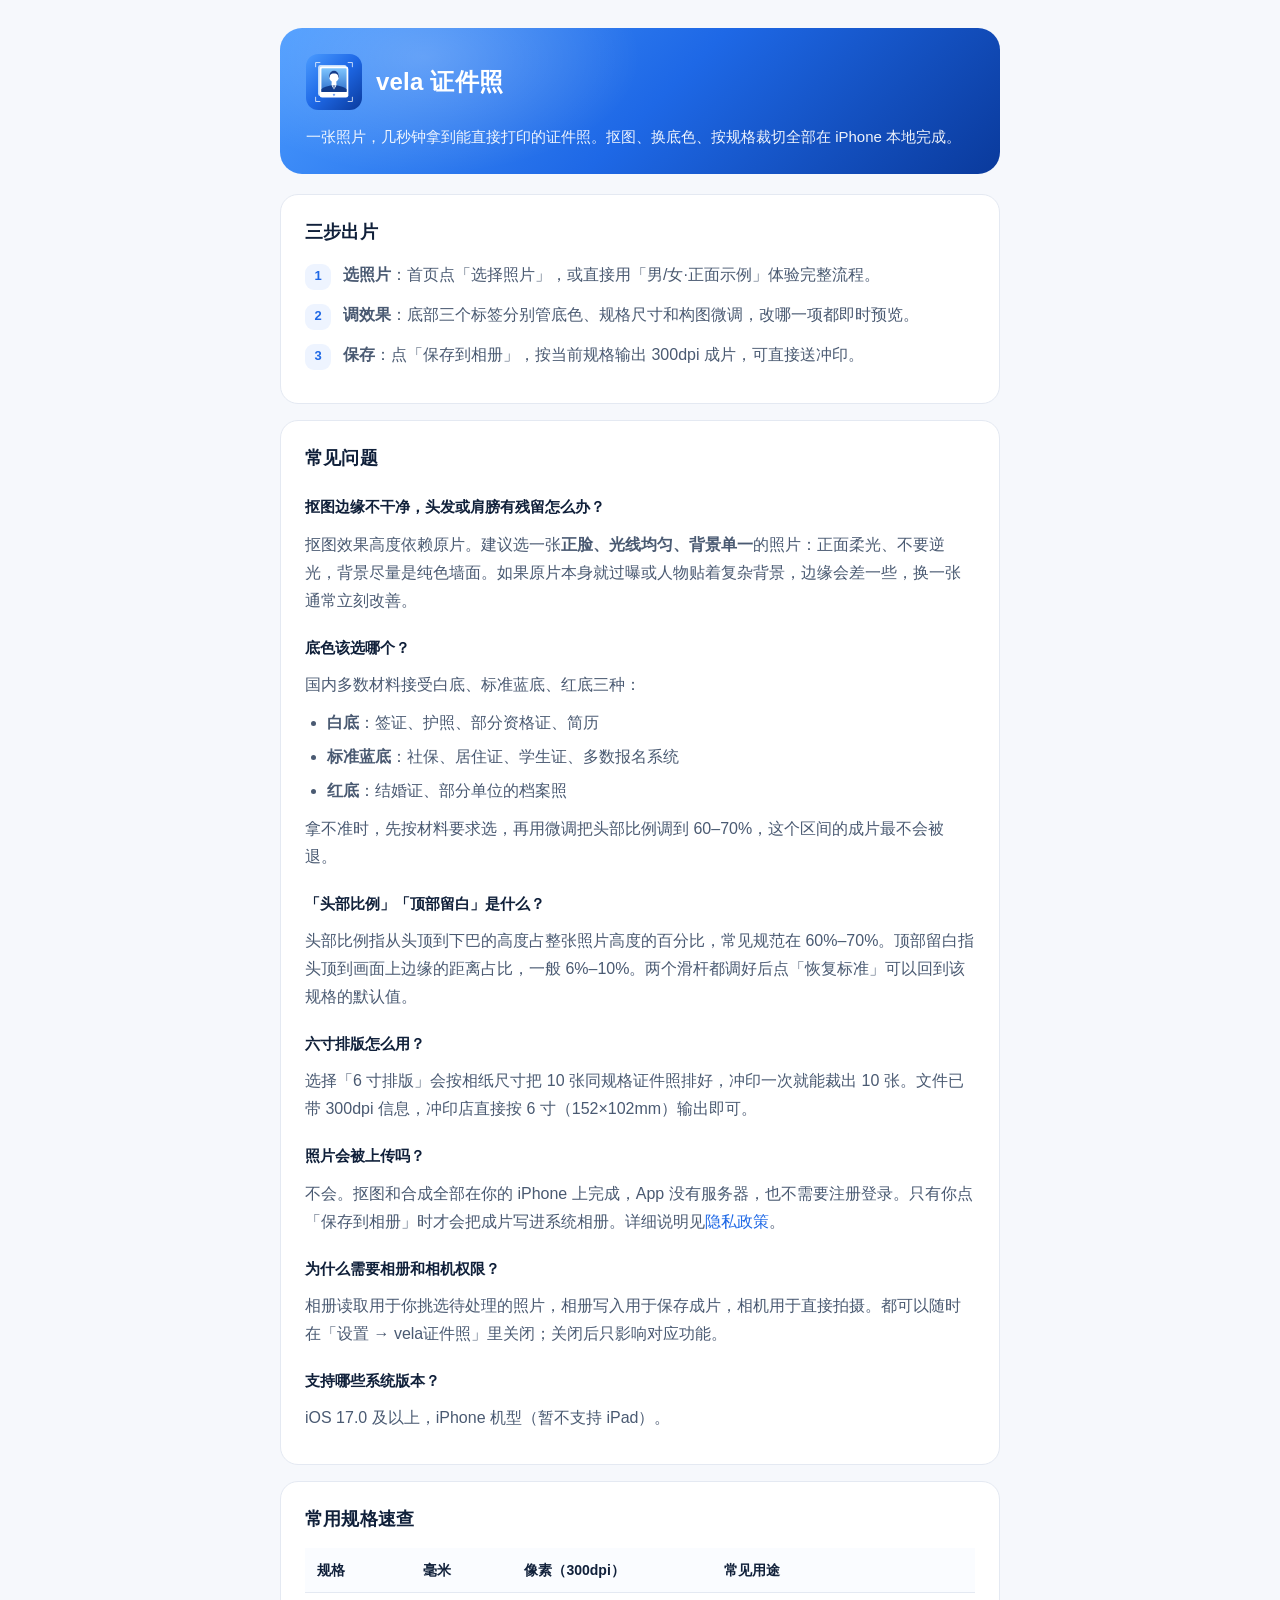
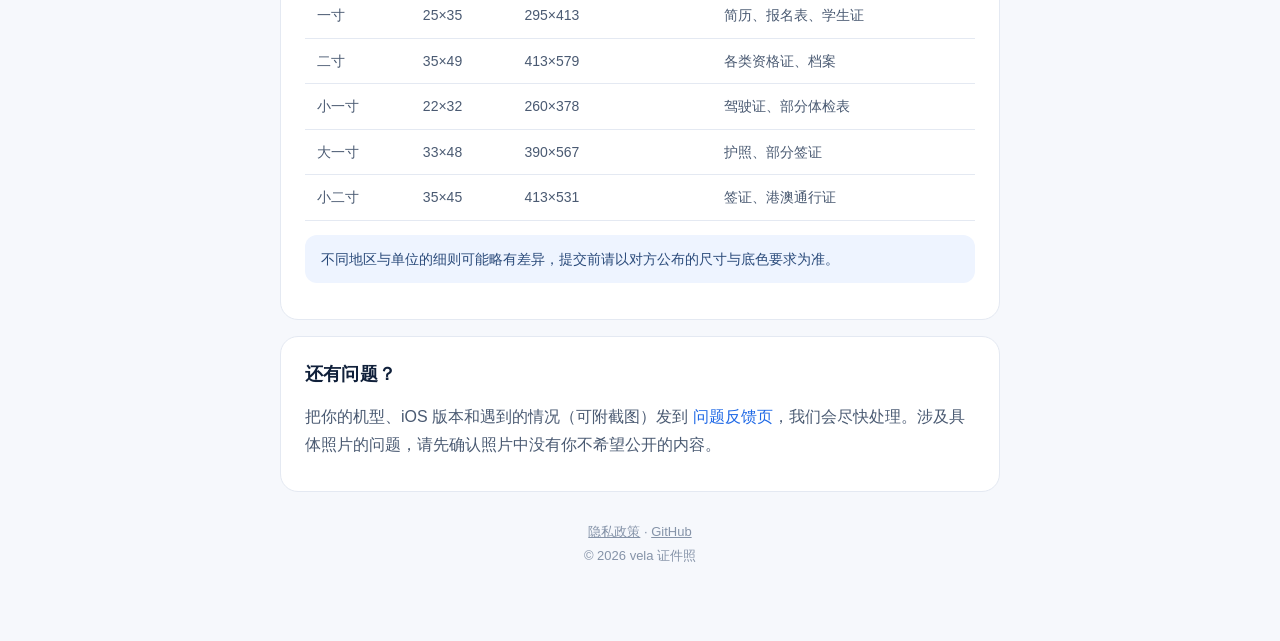
<file: index.html>
<!DOCTYPE html>
<html lang="zh-CN">
<head>
<meta charset="utf-8">
<meta name="viewport" content="width=device-width, initial-scale=1">
<title>vela 证件照 · 支持与帮助</title>
<meta name="description" content="vela 证件照的使用帮助、常见问题与联系方式。照片全程在设备本地处理，不上传服务器。">
<link rel="stylesheet" href="style.css">
</head>
<body>
<div class="wrap">

  <header class="hero">
    <div class="app">
      <svg class="mark" viewBox="0 0 1024 1024" aria-hidden="true">
        <defs>
          <linearGradient id="bg" x1="0" y1="0" x2="1" y2="1">
            <stop offset="0" stop-color="#4A9BFF"/>
            <stop offset="0.5" stop-color="#1E68E6"/>
            <stop offset="1" stop-color="#0A3A9C"/>
          </linearGradient>
          <linearGradient id="ph" x1="0" y1="0" x2="0" y2="1">
            <stop offset="0" stop-color="#7FC6FF"/>
            <stop offset="1" stop-color="#2E6FCB"/>
          </linearGradient>
        </defs>
        <rect width="1024" height="1024" rx="224" fill="url(#bg)"/>
        <g fill="none" stroke="#FFFFFF" stroke-width="15" stroke-linecap="square" opacity="0.9">
          <path d="M176 232 V156 H252"/><path d="M848 232 V156 H772"/>
          <path d="M176 792 V868 H252"/><path d="M848 792 V868 H772"/>
        </g>
        <rect x="250" y="228" width="524" height="568" rx="44" fill="#C6DEFA" transform="translate(-30,-26)"/>
        <rect x="250" y="228" width="524" height="568" rx="44" fill="#FFFFFF"/>
        <rect x="282" y="260" width="460" height="436" rx="14" fill="url(#ph)"/>
        <ellipse cx="512" cy="410" rx="88" ry="106" fill="#FFFFFF"/>
        <path d="M472 480 L552 480 L558 570 L466 570 Z" fill="#FFFFFF"/>
        <path d="M282 696 L282 646 C300 622 330 608 360 600 C394 590 432 576 466 570 L558 570 C592 576 630 590 664 600 C694 608 724 622 742 646 L742 696 Z" fill="#123C8C"/>
        <path d="M466 570 L512 650 L558 570 Z" fill="#FFFFFF"/>
        <path d="M424 430 C418 344 458 304 512 304 C566 304 606 344 600 430 L588 430 C592 388 578 356 512 356 C446 356 432 388 436 430 Z" fill="#123C8C"/>
        <path d="M498 576 L526 576 L520 612 L512 650 L504 612 Z" fill="#123C8C"/>
        <path d="M512 716 C516.5 737 521 741.5 542 746 C521 750.5 516.5 755 512 776 C507.5 755 503 750.5 482 746 C503 741.5 507.5 737 512 716 Z" fill="#1E68E6"/>
      </svg>
      <h1>vela 证件照</h1>
    </div>
    <p>一张照片，几秒钟拿到能直接打印的证件照。抠图、换底色、按规格裁切全部在 iPhone 本地完成。</p>
  </header>

  <section class="card">
    <h2>三步出片</h2>
    <ol class="steps">
      <li><strong>选照片</strong>：首页点「选择照片」，或直接用「男/女·正面示例」体验完整流程。</li>
      <li><strong>调效果</strong>：底部三个标签分别管底色、规格尺寸和构图微调，改哪一项都即时预览。</li>
      <li><strong>保存</strong>：点「保存到相册」，按当前规格输出 300dpi 成片，可直接送冲印。</li>
    </ol>
  </section>

  <section class="card">
    <h2>常见问题</h2>

    <h3>抠图边缘不干净，头发或肩膀有残留怎么办？</h3>
    <p>抠图效果高度依赖原片。建议选一张<strong>正脸、光线均匀、背景单一</strong>的照片：正面柔光、不要逆光，背景尽量是纯色墙面。如果原片本身就过曝或人物贴着复杂背景，边缘会差一些，换一张通常立刻改善。</p>

    <h3>底色该选哪个？</h3>
    <p>国内多数材料接受白底、标准蓝底、红底三种：</p>
    <ul>
      <li><strong>白底</strong>：签证、护照、部分资格证、简历</li>
      <li><strong>标准蓝底</strong>：社保、居住证、学生证、多数报名系统</li>
      <li><strong>红底</strong>：结婚证、部分单位的档案照</li>
    </ul>
    <p>拿不准时，先按材料要求选，再用微调把头部比例调到 60–70%，这个区间的成片最不会被退。</p>

    <h3>「头部比例」「顶部留白」是什么？</h3>
    <p>头部比例指从头顶到下巴的高度占整张照片高度的百分比，常见规范在 60%–70%。顶部留白指头顶到画面上边缘的距离占比，一般 6%–10%。两个滑杆都调好后点「恢复标准」可以回到该规格的默认值。</p>

    <h3>六寸排版怎么用？</h3>
    <p>选择「6 寸排版」会按相纸尺寸把 10 张同规格证件照排好，冲印一次就能裁出 10 张。文件已带 300dpi 信息，冲印店直接按 6 寸（152×102mm）输出即可。</p>

    <h3>照片会被上传吗？</h3>
    <p>不会。抠图和合成全部在你的 iPhone 上完成，App 没有服务器，也不需要注册登录。只有你点「保存到相册」时才会把成片写进系统相册。详细说明见<a href="privacy.html">隐私政策</a>。</p>

    <h3>为什么需要相册和相机权限？</h3>
    <p>相册读取用于你挑选待处理的照片，相册写入用于保存成片，相机用于直接拍摄。都可以随时在「设置 → vela证件照」里关闭；关闭后只影响对应功能。</p>

    <h3>支持哪些系统版本？</h3>
    <p>iOS 17.0 及以上，iPhone 机型（暂不支持 iPad）。</p>
  </section>

  <section class="card">
    <h2>常用规格速查</h2>
    <table>
      <thead>
        <tr><th>规格</th><th>毫米</th><th>像素（300dpi）</th><th>常见用途</th></tr>
      </thead>
      <tbody>
        <tr><td>一寸</td><td>25×35</td><td>295×413</td><td>简历、报名表、学生证</td></tr>
        <tr><td>二寸</td><td>35×49</td><td>413×579</td><td>各类资格证、档案</td></tr>
        <tr><td>小一寸</td><td>22×32</td><td>260×378</td><td>驾驶证、部分体检表</td></tr>
        <tr><td>大一寸</td><td>33×48</td><td>390×567</td><td>护照、部分签证</td></tr>
        <tr><td>小二寸</td><td>35×45</td><td>413×531</td><td>签证、港澳通行证</td></tr>
      </tbody>
    </table>
    <p class="note">不同地区与单位的细则可能略有差异，提交前请以对方公布的尺寸与底色要求为准。</p>
  </section>

  <section class="card">
    <h2>还有问题？</h2>
    <p>把你的机型、iOS 版本和遇到的情况（可附截图）发到 <a href="https://github.com/qileijohn-ctrl/vela-idphoto-site/issues" target="_blank" rel="noopener">问题反馈页</a>，我们会尽快处理。涉及具体照片的问题，请先确认照片中没有你不希望公开的内容。</p>
  </section>

  <footer>
    <a href="privacy.html">隐私政策</a> · <a href="https://github.com/qileijohn-ctrl/vela-idphoto-site" target="_blank" rel="noopener">GitHub</a><br>
    © 2026 vela 证件照
  </footer>

</div>
</body>
</html>
</file>
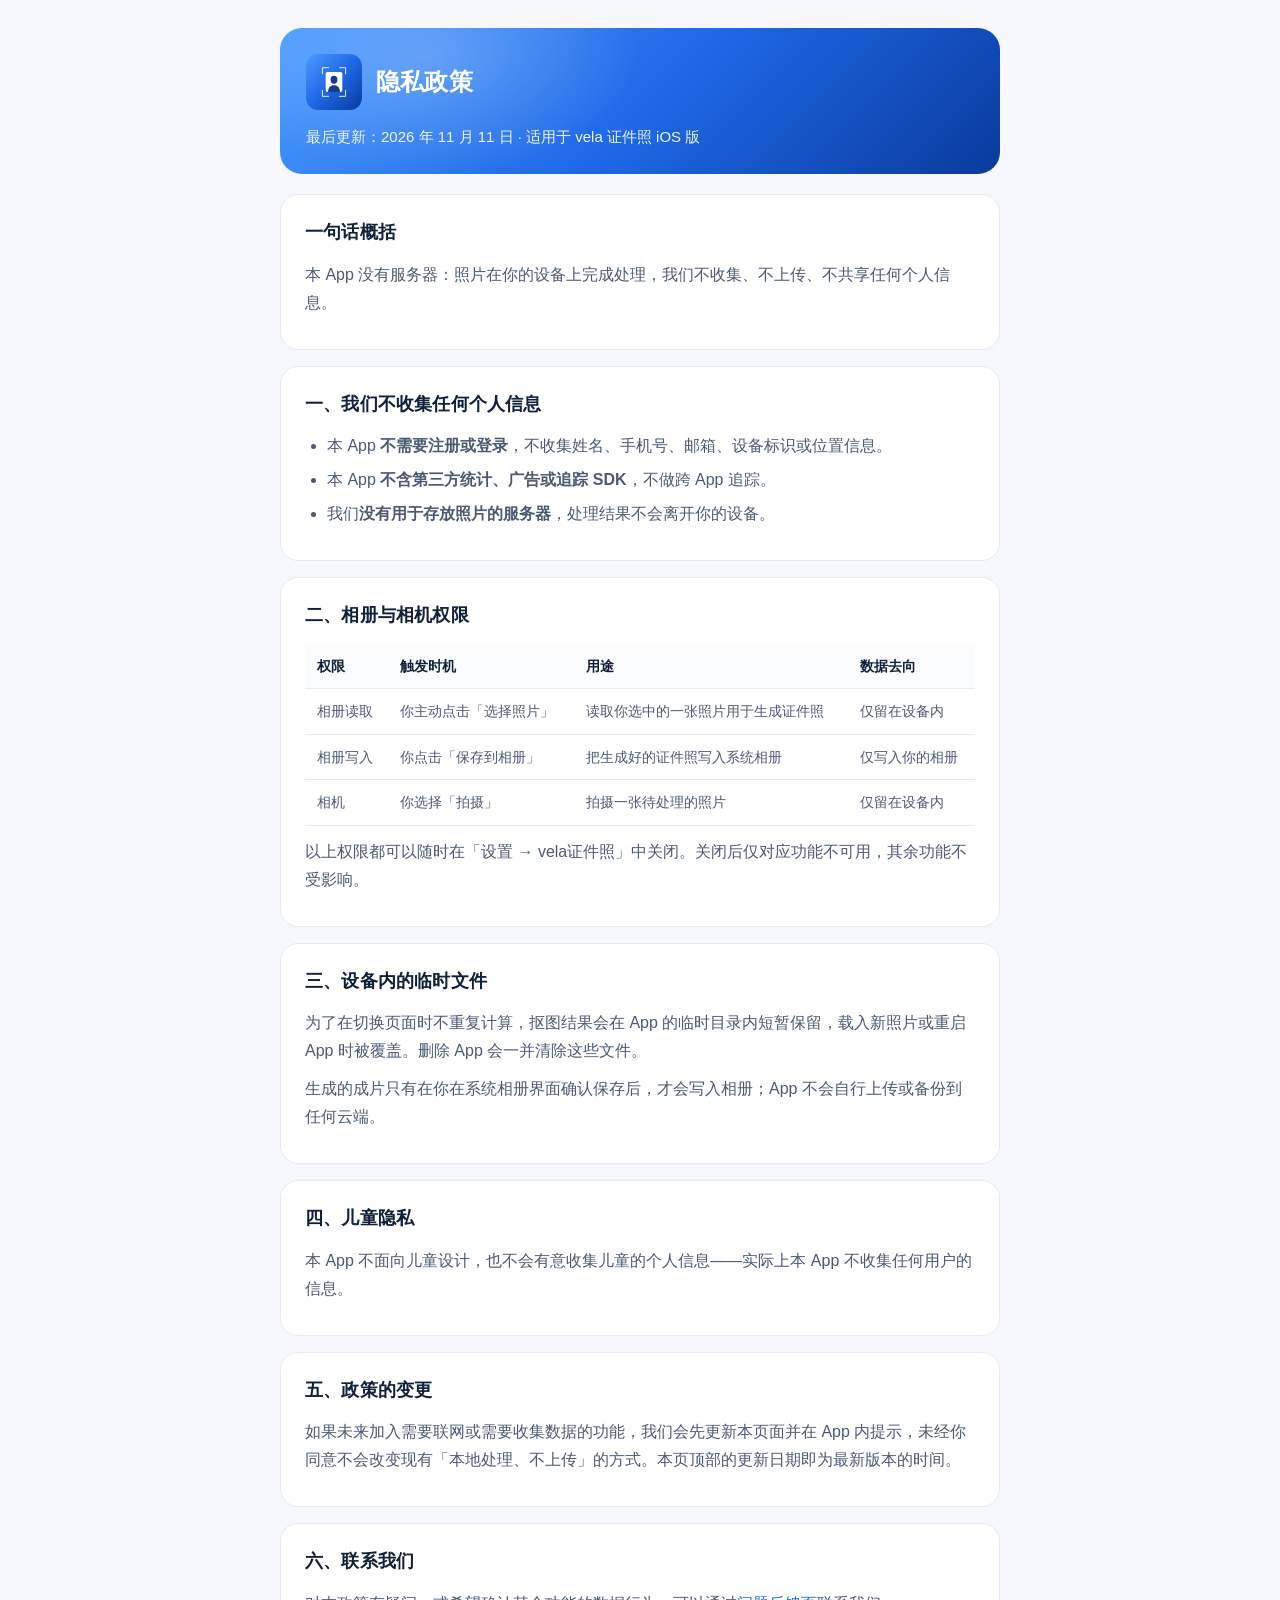
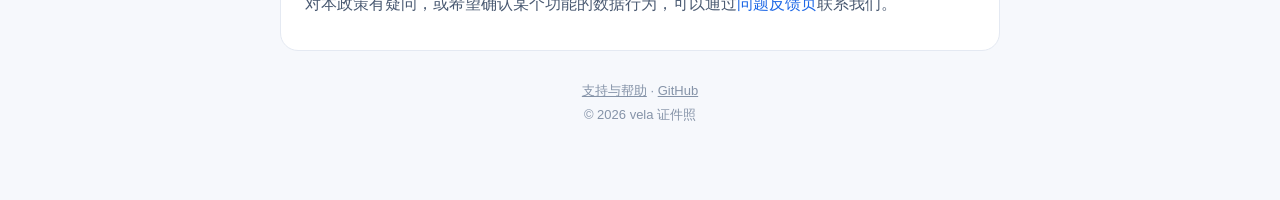
<file: privacy.html>
<!DOCTYPE html>
<html lang="zh-CN">
<head>
<meta charset="utf-8">
<meta name="viewport" content="width=device-width, initial-scale=1">
<title>隐私政策 · vela 证件照</title>
<meta name="description" content="vela 证件照隐私政策：不收集个人信息，照片仅在设备本地处理，不上传服务器。">
<link rel="stylesheet" href="style.css">
</head>
<body>
<div class="wrap">

  <header class="hero">
    <div class="app">
      <svg class="mark" viewBox="0 0 1024 1024" aria-hidden="true">
        <defs>
          <linearGradient id="bg" x1="0" y1="0" x2="1" y2="1">
            <stop offset="0" stop-color="#4A9BFF"/>
            <stop offset="0.5" stop-color="#1E68E6"/>
            <stop offset="1" stop-color="#0A3A9C"/>
          </linearGradient>
        </defs>
        <rect width="1024" height="1024" rx="224" fill="url(#bg)"/>
        <g fill="none" stroke="#FFFFFF" stroke-width="18" stroke-linecap="square" opacity="0.9">
          <path d="M300 360 V250 H410"/><path d="M724 360 V250 H614"/>
          <path d="M300 664 V774 H410"/><path d="M724 664 V774 H614"/>
        </g>
        <rect x="360" y="330" width="304" height="364" rx="34" fill="#FFFFFF"/>
        <ellipse cx="512" cy="470" rx="62" ry="74" fill="#123C8C"/>
        <path d="M404 694 C404 606 452 570 512 570 C572 570 620 606 620 694 Z" fill="#123C8C"/>
      </svg>
      <h1>隐私政策</h1>
    </div>
    <p>最后更新：2026 年 11 月 11 日 · 适用于 vela 证件照 iOS 版</p>
  </header>

  <section class="card">
    <h2>一句话概括</h2>
    <p>本 App 没有服务器：照片在你的设备上完成处理，我们不收集、不上传、不共享任何个人信息。</p>
  </section>

  <section class="card">
    <h2>一、我们不收集任何个人信息</h2>
    <ul>
      <li>本 App <strong>不需要注册或登录</strong>，不收集姓名、手机号、邮箱、设备标识或位置信息。</li>
      <li>本 App <strong>不含第三方统计、广告或追踪 SDK</strong>，不做跨 App 追踪。</li>
      <li>我们<strong>没有用于存放照片的服务器</strong>，处理结果不会离开你的设备。</li>
    </ul>
  </section>

  <section class="card">
    <h2>二、相册与相机权限</h2>
    <table>
      <thead>
        <tr><th>权限</th><th>触发时机</th><th>用途</th><th>数据去向</th></tr>
      </thead>
      <tbody>
        <tr><td>相册读取</td><td>你主动点击「选择照片」</td><td>读取你选中的一张照片用于生成证件照</td><td>仅留在设备内</td></tr>
        <tr><td>相册写入</td><td>你点击「保存到相册」</td><td>把生成好的证件照写入系统相册</td><td>仅写入你的相册</td></tr>
        <tr><td>相机</td><td>你选择「拍摄」</td><td>拍摄一张待处理的照片</td><td>仅留在设备内</td></tr>
      </tbody>
    </table>
    <p>以上权限都可以随时在「设置 → vela证件照」中关闭。关闭后仅对应功能不可用，其余功能不受影响。</p>
  </section>

  <section class="card">
    <h2>三、设备内的临时文件</h2>
    <p>为了在切换页面时不重复计算，抠图结果会在 App 的临时目录内短暂保留，载入新照片或重启 App 时被覆盖。删除 App 会一并清除这些文件。</p>
    <p>生成的成片只有在你在系统相册界面确认保存后，才会写入相册；App 不会自行上传或备份到任何云端。</p>
  </section>

  <section class="card">
    <h2>四、儿童隐私</h2>
    <p>本 App 不面向儿童设计，也不会有意收集儿童的个人信息——实际上本 App 不收集任何用户的信息。</p>
  </section>

  <section class="card">
    <h2>五、政策的变更</h2>
    <p>如果未来加入需要联网或需要收集数据的功能，我们会先更新本页面并在 App 内提示，未经你同意不会改变现有「本地处理、不上传」的方式。本页顶部的更新日期即为最新版本的时间。</p>
  </section>

  <section class="card">
    <h2>六、联系我们</h2>
    <p>对本政策有疑问，或希望确认某个功能的数据行为，可以通过<a href="https://github.com/qileijohn-ctrl/vela-idphoto-site/issues" target="_blank" rel="noopener">问题反馈页</a>联系我们。</p>
  </section>

  <footer>
    <a href="index.html">支持与帮助</a> · <a href="https://github.com/qileijohn-ctrl/vela-idphoto-site" target="_blank" rel="noopener">GitHub</a><br>
    © 2026 vela 证件照
  </footer>

</div>
</body>
</html>
</file>
<file: style.css>
:root {
  --ink: #10203a;
  --ink-2: #4a5a72;
  --line: #e4e9f2;
  --bg: #f6f8fc;
  --card: #ffffff;
  --blue: #1e68e6;
  --blue-deep: #0a3a9c;
  --blue-soft: #eef4ff;
}

* { box-sizing: border-box; }

html { -webkit-text-size-adjust: 100%; }

body {
  margin: 0;
  background: var(--bg);
  color: var(--ink);
  font-family: -apple-system, BlinkMacSystemFont, "SF Pro SC", "SF Pro Text",
    "PingFang SC", "Helvetica Neue", "Microsoft YaHei", sans-serif;
  font-size: 16px;
  line-height: 1.75;
  -webkit-font-smoothing: antialiased;
}

.wrap { max-width: 760px; margin: 0 auto; padding: 0 20px 72px; }

/* 顶部 */
.hero {
  margin: 28px 0 20px;
  padding: 26px 26px 24px;
  border-radius: 22px;
  color: #fff;
  background: linear-gradient(135deg, #4a9bff 0%, #1e68e6 52%, #0a3a9c 100%);
  position: relative;
  overflow: hidden;
}

.hero::after {
  content: "";
  position: absolute;
  top: -60%;
  left: -10%;
  width: 60%;
  height: 160%;
  background: radial-gradient(closest-side, rgba(255, 255, 255, 0.22), rgba(255, 255, 255, 0));
  pointer-events: none;
}

.hero .app {
  display: flex;
  align-items: center;
  gap: 14px;
  position: relative;
  z-index: 1;
}

.hero h1 {
  font-size: 24px;
  line-height: 1.3;
  margin: 0;
  letter-spacing: 0.2px;
}

.hero p {
  margin: 14px 0 0;
  font-size: 15px;
  color: rgba(255, 255, 255, 0.92);
  position: relative;
  z-index: 1;
}

.mark { width: 56px; height: 56px; flex: 0 0 56px; }

/* 卡片 */
.card {
  background: var(--card);
  border: 1px solid var(--line);
  border-radius: 18px;
  padding: 22px 24px;
  margin: 16px 0;
}

h2 {
  font-size: 18px;
  margin: 0 0 12px;
  letter-spacing: 0.2px;
}

h3 {
  font-size: 15px;
  margin: 20px 0 6px;
  color: var(--ink);
}

p { margin: 10px 0; color: var(--ink-2); }

ul, ol { margin: 10px 0; padding-left: 22px; color: var(--ink-2); }

li { margin: 6px 0; }

ol.steps { counter-reset: s; list-style: none; padding-left: 0; }

ol.steps li {
  counter-increment: s;
  position: relative;
  padding-left: 38px;
  margin: 12px 0;
}

ol.steps li::before {
  content: counter(s);
  position: absolute;
  left: 0;
  top: 3px;
  width: 26px;
  height: 26px;
  border-radius: 9px;
  background: var(--blue-soft);
  color: var(--blue);
  font-size: 13px;
  font-weight: 700;
  display: flex;
  align-items: center;
  justify-content: center;
}

a { color: var(--blue); text-decoration: none; }

a:hover { text-decoration: underline; }

.note {
  background: var(--blue-soft);
  border-radius: 12px;
  padding: 12px 16px;
  font-size: 14px;
  color: #2a4a7a;
  margin: 14px 0;
}

table {
  width: 100%;
  border-collapse: collapse;
  font-size: 14px;
  margin: 12px 0;
}

th, td {
  text-align: left;
  padding: 10px 12px;
  border-bottom: 1px solid var(--line);
  color: var(--ink-2);
  vertical-align: top;
}

th { color: var(--ink); font-weight: 600; background: #fafcff; }

footer {
  margin-top: 28px;
  font-size: 13px;
  color: #8593a8;
  text-align: center;
  line-height: 1.9;
}

footer a { color: #8593a8; text-decoration: underline; }

@media (prefers-color-scheme: dark) {
  :root {
    --ink: #eef2f8;
    --ink-2: #aab7c9;
    --line: #253143;
    --bg: #0e1622;
    --card: #16202e;
    --blue-soft: #1b2a42;
  }
  .note { color: #bcd2f0; }
  th { background: #1a2433; }
  footer, footer a { color: #7f8ea3; }
}
</file>
